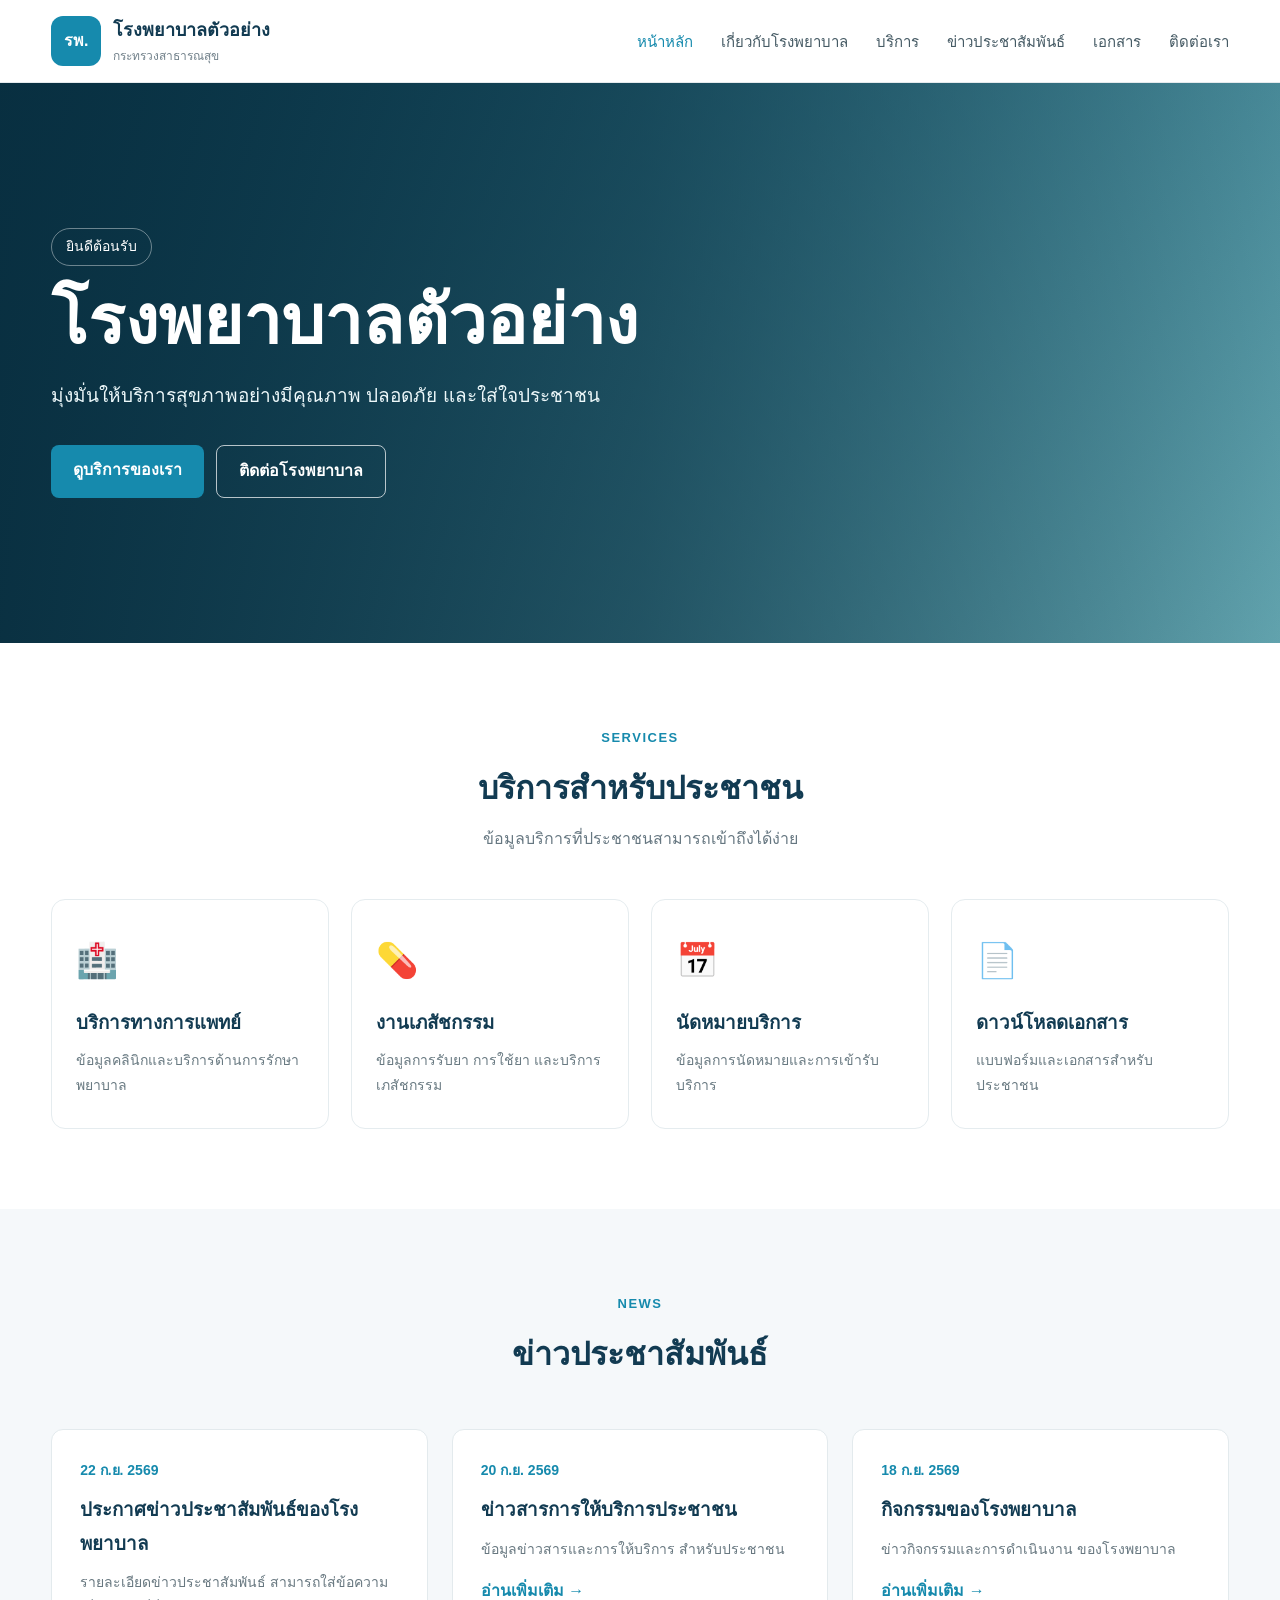
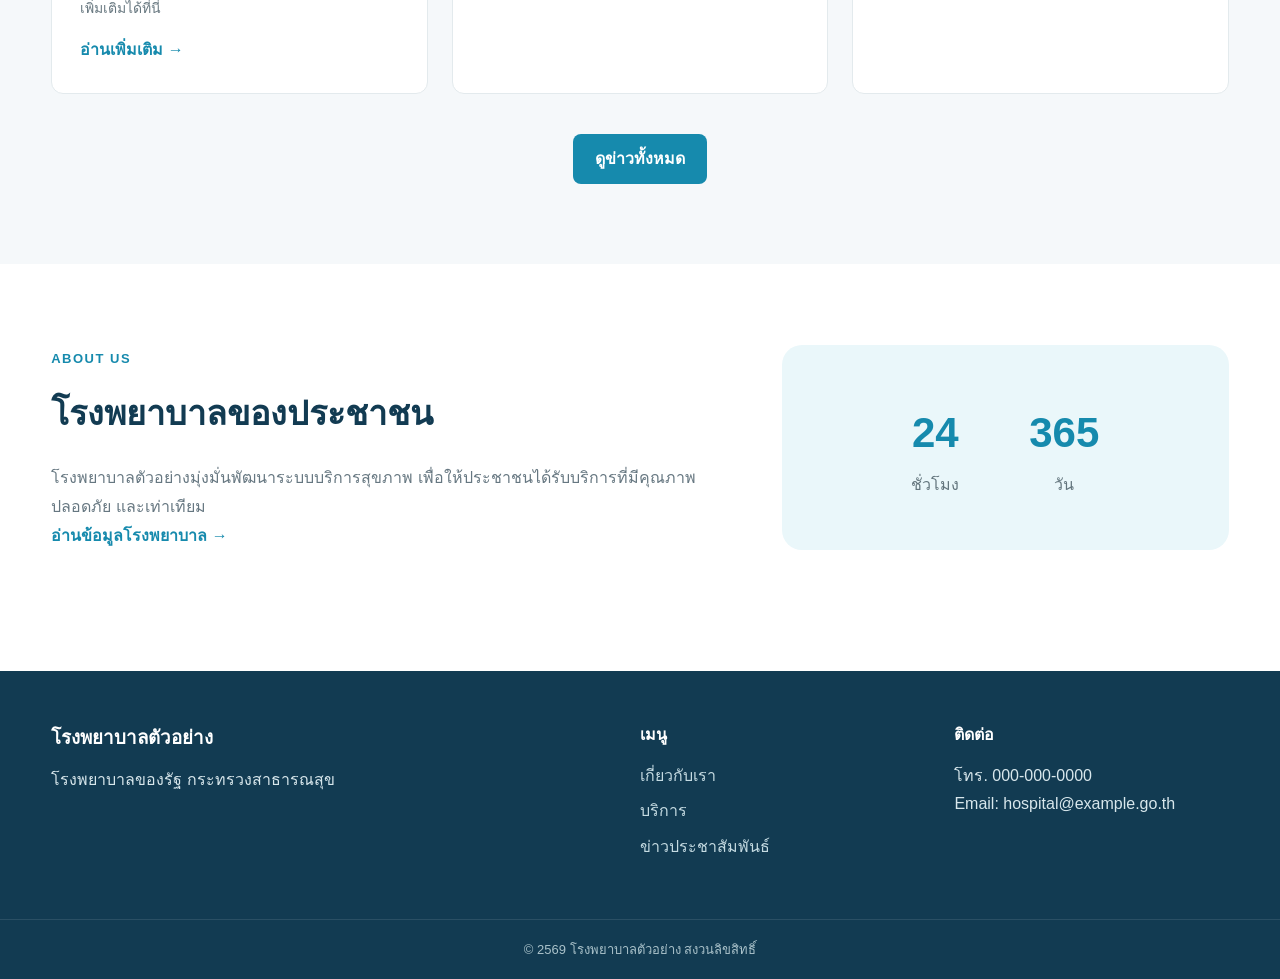
<file: index.html>
<!DOCTYPE html>
<html lang="th">

<head>
    <meta charset="UTF-8">
    <meta name="viewport" content="width=device-width, initial-scale=1.0">

    <title>โรงพยาบาลตัวอย่าง | โรงพยาบาลของรัฐ</title>

    <meta name="description"
          content="เว็บไซต์โรงพยาบาลตัวอย่าง ให้บริการข้อมูลข่าวสาร บริการสุขภาพ และข้อมูลสำหรับประชาชน">

    <link rel="stylesheet" href="css/style.css">
</head>

<body>

<!-- ================= HEADER ================= -->

<header class="header">

    <div class="container header-inner">

        <a href="index.html" class="logo">

            <div class="logo-icon">
                รพ.
            </div>

            <div class="logo-text">
                <strong>โรงพยาบาลตัวอย่าง</strong>
                <span>กระทรวงสาธารณสุข</span>
            </div>

        </a>


        <button class="menu-toggle" id="menuToggle">
            ☰
        </button>


        <nav class="main-nav" id="mainNav">

            <a href="index.html" class="active">
                หน้าหลัก
            </a>

            <a href="about/">
                เกี่ยวกับโรงพยาบาล
            </a>

            <a href="services/">
                บริการ
            </a>

            <a href="news/">
                ข่าวประชาสัมพันธ์
            </a>

            <a href="documents/">
                เอกสาร
            </a>

            <a href="contact/">
                ติดต่อเรา
            </a>

        </nav>

    </div>

</header>


<!-- ================= HERO ================= -->

<section class="hero">

    <div class="container hero-content">

        <div class="hero-text">

            <span class="hero-label">
                ยินดีต้อนรับ
            </span>

            <h1>
                โรงพยาบาลตัวอย่าง
            </h1>

            <p>
                มุ่งมั่นให้บริการสุขภาพอย่างมีคุณภาพ
                ปลอดภัย และใส่ใจประชาชน
            </p>

            <div class="hero-buttons">

                <a href="services/" class="btn btn-primary">
                    ดูบริการของเรา
                </a>

                <a href="contact/" class="btn btn-outline">
                    ติดต่อโรงพยาบาล
                </a>

            </div>

        </div>

    </div>

</section>


<!-- ================= QUICK SERVICES ================= -->

<section class="section">

    <div class="container">

        <div class="section-title">

            <span>
                SERVICES
            </span>

            <h2>
                บริการสำหรับประชาชน
            </h2>

            <p>
                ข้อมูลบริการที่ประชาชนสามารถเข้าถึงได้ง่าย
            </p>

        </div>


        <div class="service-grid">


            <a href="services/" class="service-card">

                <div class="service-icon">
                    🏥
                </div>

                <h3>
                    บริการทางการแพทย์
                </h3>

                <p>
                    ข้อมูลคลินิกและบริการด้านการรักษาพยาบาล
                </p>

            </a>


            <a href="services/" class="service-card">

                <div class="service-icon">
                    💊
                </div>

                <h3>
                    งานเภสัชกรรม
                </h3>

                <p>
                    ข้อมูลการรับยา การใช้ยา และบริการเภสัชกรรม
                </p>

            </a>


            <a href="services/" class="service-card">

                <div class="service-icon">
                    📅
                </div>

                <h3>
                    นัดหมายบริการ
                </h3>

                <p>
                    ข้อมูลการนัดหมายและการเข้ารับบริการ
                </p>

            </a>


            <a href="documents/" class="service-card">

                <div class="service-icon">
                    📄
                </div>

                <h3>
                    ดาวน์โหลดเอกสาร
                </h3>

                <p>
                    แบบฟอร์มและเอกสารสำหรับประชาชน
                </p>

            </a>

        </div>

    </div>

</section>


<!-- ================= NEWS ================= -->

<section class="section section-gray">

    <div class="container">

        <div class="section-title">

            <span>
                NEWS
            </span>

            <h2>
                ข่าวประชาสัมพันธ์
            </h2>

        </div>


        <div class="news-grid">


            <article class="news-card">

                <div class="news-date">
                    22 ก.ย. 2569
                </div>

                <h3>
                    ประกาศข่าวประชาสัมพันธ์ของโรงพยาบาล
                </h3>

                <p>
                    รายละเอียดข่าวประชาสัมพันธ์
                    สามารถใส่ข้อความเพิ่มเติมได้ที่นี่
                </p>

                <a href="news/news-01.html">
                    อ่านเพิ่มเติม →
                </a>

            </article>


            <article class="news-card">

                <div class="news-date">
                    20 ก.ย. 2569
                </div>

                <h3>
                    ข่าวสารการให้บริการประชาชน
                </h3>

                <p>
                    ข้อมูลข่าวสารและการให้บริการ
                    สำหรับประชาชน
                </p>

                <a href="news/news-02.html">
                    อ่านเพิ่มเติม →
                </a>

            </article>


            <article class="news-card">

                <div class="news-date">
                    18 ก.ย. 2569
                </div>

                <h3>
                    กิจกรรมของโรงพยาบาล
                </h3>

                <p>
                    ข่าวกิจกรรมและการดำเนินงาน
                    ของโรงพยาบาล
                </p>

                <a href="news/news-03.html">
                    อ่านเพิ่มเติม →
                </a>

            </article>

        </div>


        <div class="center">

            <a href="news/" class="btn btn-primary">
                ดูข่าวทั้งหมด
            </a>

        </div>

    </div>

</section>


<!-- ================= ABOUT ================= -->

<section class="section">

    <div class="container about-home">

        <div>

            <span class="section-label">
                ABOUT US
            </span>

            <h2>
                โรงพยาบาลของประชาชน
            </h2>

            <p>
                โรงพยาบาลตัวอย่างมุ่งมั่นพัฒนาระบบบริการสุขภาพ
                เพื่อให้ประชาชนได้รับบริการที่มีคุณภาพ
                ปลอดภัย และเท่าเทียม
            </p>

            <a href="about/" class="text-link">
                อ่านข้อมูลโรงพยาบาล →
            </a>

        </div>

        <div class="about-box">

            <div>
                <strong>24</strong>
                <span>ชั่วโมง</span>
            </div>

            <div>
                <strong>365</strong>
                <span>วัน</span>
            </div>

        </div>

    </div>

</section>


<!-- ================= FOOTER ================= -->

<footer class="footer">

    <div class="container footer-grid">

        <div>

            <h3>
                โรงพยาบาลตัวอย่าง
            </h3>

            <p>
                โรงพยาบาลของรัฐ
                กระทรวงสาธารณสุข
            </p>

        </div>


        <div>

            <h4>
                เมนู
            </h4>

            <a href="about/">
                เกี่ยวกับเรา
            </a>

            <a href="services/">
                บริการ
            </a>

            <a href="news/">
                ข่าวประชาสัมพันธ์
            </a>

        </div>


        <div>

            <h4>
                ติดต่อ
            </h4>

            <p>
                โทร. 000-000-0000
            </p>

            <p>
                Email: hospital@example.go.th
            </p>

        </div>

    </div>


    <div class="footer-bottom">

        © 2569 โรงพยาบาลตัวอย่าง
        สงวนลิขสิทธิ์

    </div>

</footer>


<script src="js/script.js"></script>

</body>
</html>
</file>
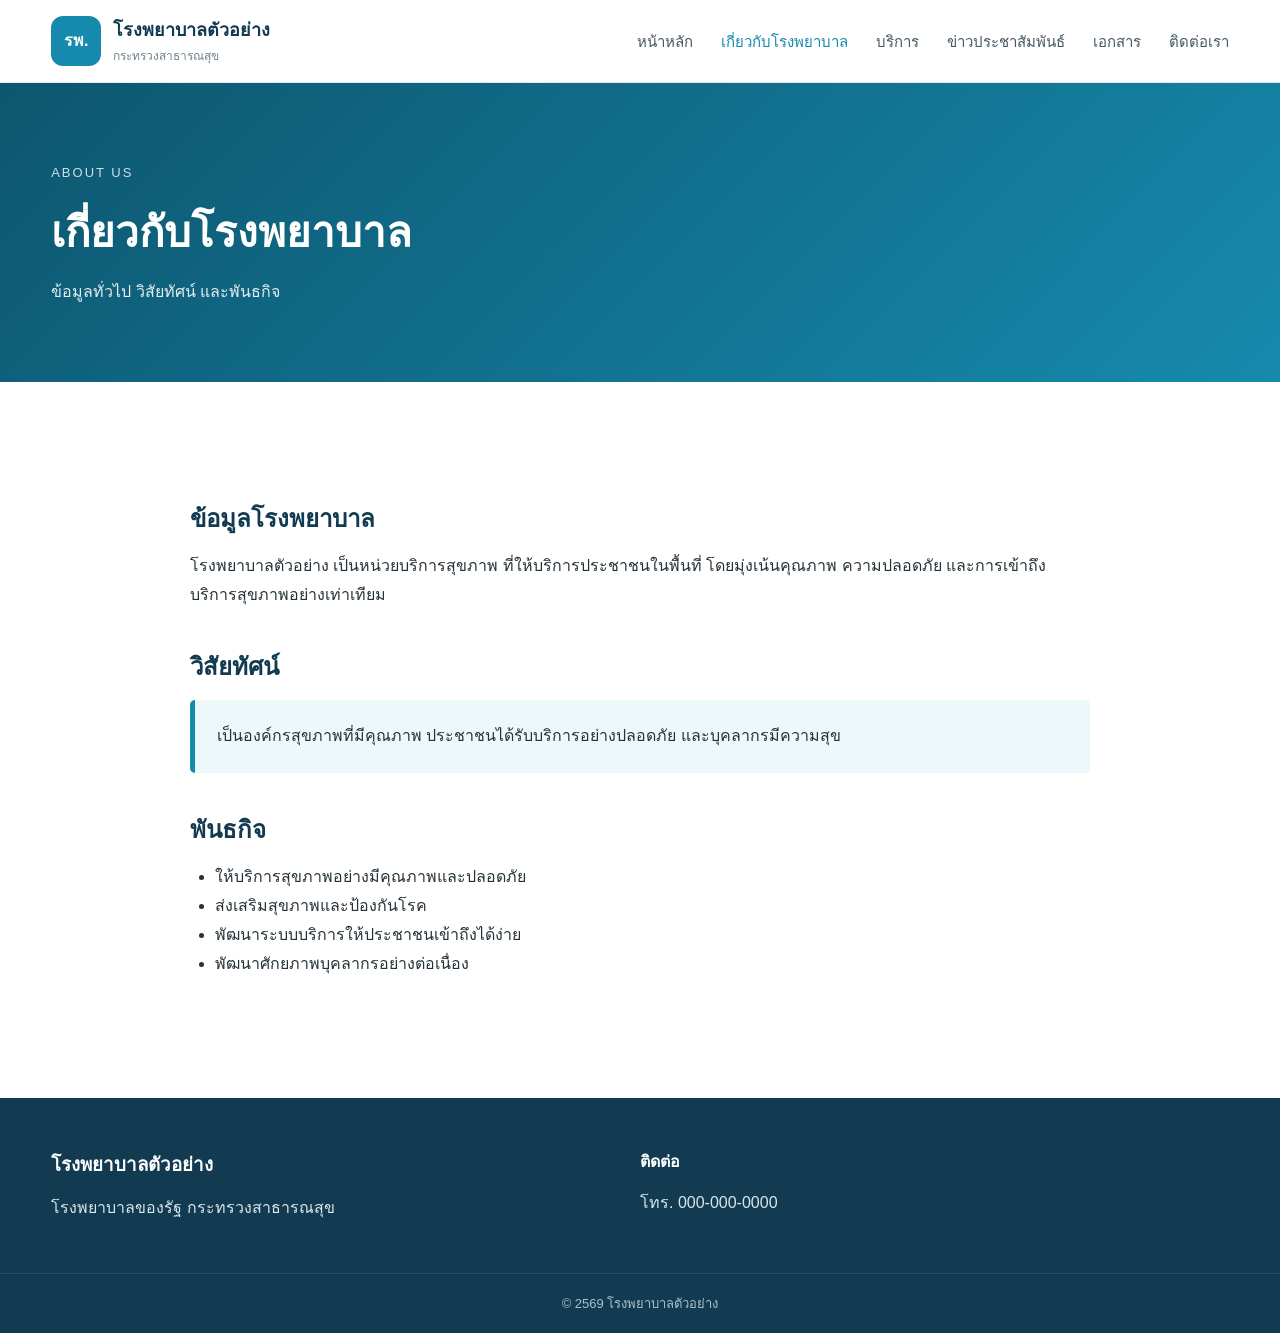
<file: about/index.html>
<!DOCTYPE html>
<html lang="th">

<head>

    <meta charset="UTF-8">

    <meta name="viewport"
          content="width=device-width, initial-scale=1.0">

    <title>เกี่ยวกับโรงพยาบาล | โรงพยาบาลตัวอย่าง</title>

    <link rel="stylesheet" href="../css/style.css">

</head>

<body>


<header class="header">

    <div class="container header-inner">

        <a href="../index.html" class="logo">

            <div class="logo-icon">
                รพ.
            </div>

            <div class="logo-text">

                <strong>
                    โรงพยาบาลตัวอย่าง
                </strong>

                <span>
                    กระทรวงสาธารณสุข
                </span>

            </div>

        </a>


        <button class="menu-toggle" id="menuToggle">
            ☰
        </button>


        <nav class="main-nav" id="mainNav">

            <a href="../index.html">
                หน้าหลัก
            </a>

            <a href="../about/" class="active">
                เกี่ยวกับโรงพยาบาล
            </a>

            <a href="../services/">
                บริการ
            </a>

            <a href="../news/">
                ข่าวประชาสัมพันธ์
            </a>

            <a href="../documents/">
                เอกสาร
            </a>

            <a href="../contact/">
                ติดต่อเรา
            </a>

        </nav>

    </div>

</header>


<section class="page-header">

    <div class="container">

        <span>
            ABOUT US
        </span>

        <h1>
            เกี่ยวกับโรงพยาบาล
        </h1>

        <p>
            ข้อมูลทั่วไป วิสัยทัศน์ และพันธกิจ
        </p>

    </div>

</section>


<main class="section">

    <div class="container content">

        <h2>
            ข้อมูลโรงพยาบาล
        </h2>

        <p>
            โรงพยาบาลตัวอย่าง เป็นหน่วยบริการสุขภาพ
            ที่ให้บริการประชาชนในพื้นที่
            โดยมุ่งเน้นคุณภาพ ความปลอดภัย
            และการเข้าถึงบริการสุขภาพอย่างเท่าเทียม
        </p>


        <h2>
            วิสัยทัศน์
        </h2>

        <div class="highlight-box">

            เป็นองค์กรสุขภาพที่มีคุณภาพ
            ประชาชนได้รับบริการอย่างปลอดภัย
            และบุคลากรมีความสุข

        </div>


        <h2>
            พันธกิจ
        </h2>

        <ul>

            <li>
                ให้บริการสุขภาพอย่างมีคุณภาพและปลอดภัย
            </li>

            <li>
                ส่งเสริมสุขภาพและป้องกันโรค
            </li>

            <li>
                พัฒนาระบบบริการให้ประชาชนเข้าถึงได้ง่าย
            </li>

            <li>
                พัฒนาศักยภาพบุคลากรอย่างต่อเนื่อง
            </li>

        </ul>

    </div>

</main>


<footer class="footer">

    <div class="container footer-grid">

        <div>

            <h3>
                โรงพยาบาลตัวอย่าง
            </h3>

            <p>
                โรงพยาบาลของรัฐ
                กระทรวงสาธารณสุข
            </p>

        </div>

        <div>

            <h4>
                ติดต่อ
            </h4>

            <p>
                โทร. 000-000-0000
            </p>

        </div>

    </div>


    <div class="footer-bottom">

        © 2569 โรงพยาบาลตัวอย่าง

    </div>

</footer>


<script src="../js/script.js"></script>

</body>
</html>
</file>
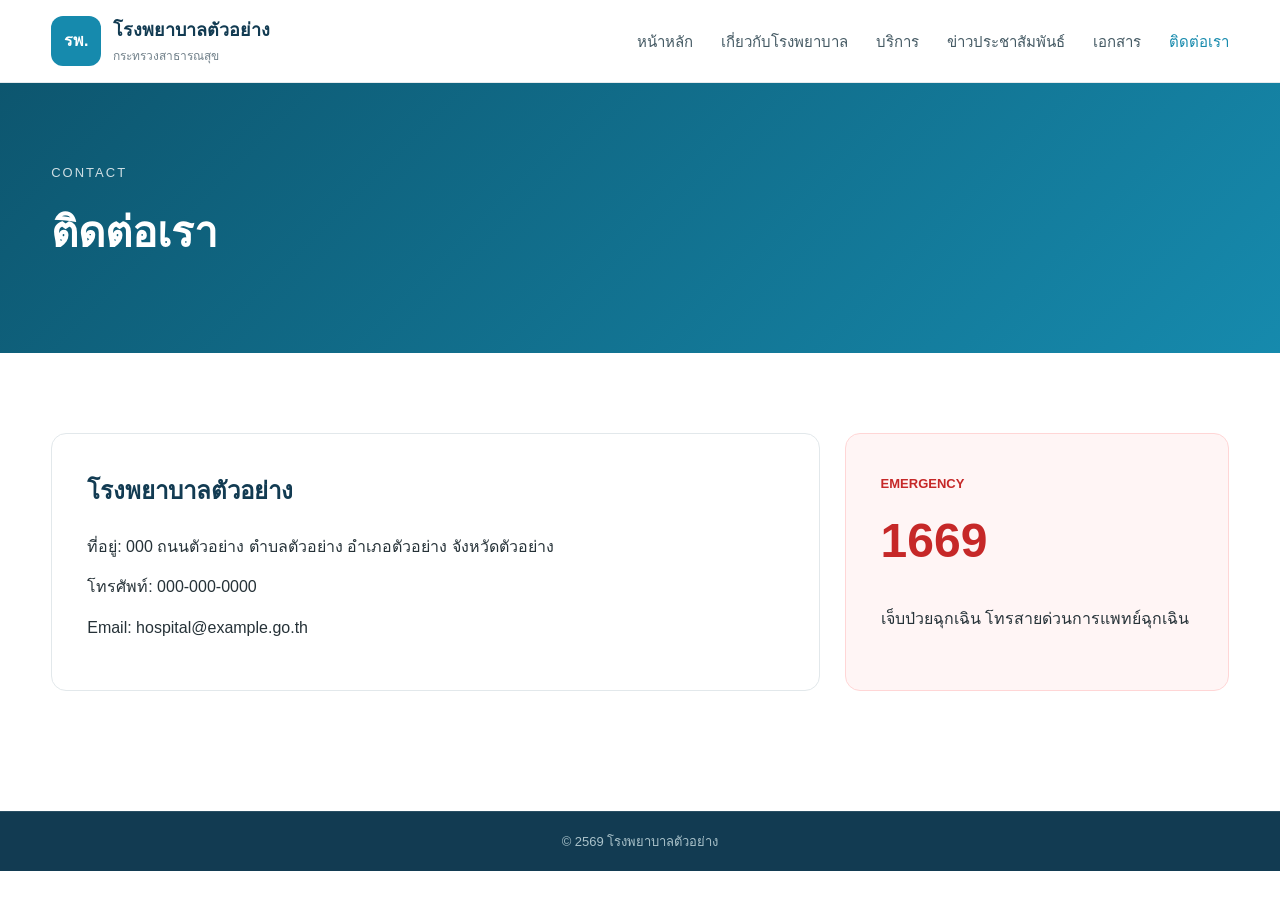
<file: contact/index.html>
<!DOCTYPE html>
<html lang="th">

<head>

    <meta charset="UTF-8">

    <meta name="viewport"
          content="width=device-width, initial-scale=1.0">

    <title>ติดต่อเรา | โรงพยาบาลตัวอย่าง</title>

    <link rel="stylesheet" href="../css/style.css">

</head>

<body>


<header class="header">

    <div class="container header-inner">

        <a href="../index.html" class="logo">

            <div class="logo-icon">
                รพ.
            </div>

            <div class="logo-text">

                <strong>
                    โรงพยาบาลตัวอย่าง
                </strong>

                <span>
                    กระทรวงสาธารณสุข
                </span>

            </div>

        </a>


        <button class="menu-toggle" id="menuToggle">
            ☰
        </button>


        <nav class="main-nav" id="mainNav">

            <a href="../index.html">
                หน้าหลัก
            </a>

            <a href="../about/">
                เกี่ยวกับโรงพยาบาล
            </a>

            <a href="../services/">
                บริการ
            </a>

            <a href="../news/">
                ข่าวประชาสัมพันธ์
            </a>

            <a href="../documents/">
                เอกสาร
            </a>

            <a href="../contact/" class="active">
                ติดต่อเรา
            </a>

        </nav>

    </div>

</header>


<section class="page-header">

    <div class="container">

        <span>
            CONTACT
        </span>

        <h1>
            ติดต่อเรา
        </h1>

    </div>

</section>


<section class="section">

    <div class="container contact-grid">


        <div class="contact-card">

            <h2>
                โรงพยาบาลตัวอย่าง
            </h2>

            <p>
                ที่อยู่: 000 ถนนตัวอย่าง
                ตำบลตัวอย่าง
                อำเภอตัวอย่าง
                จังหวัดตัวอย่าง
            </p>

            <p>
                โทรศัพท์:
                <a href="tel:0000000000">
                    000-000-0000
                </a>
            </p>

            <p>
                Email:
                hospital@example.go.th
            </p>

        </div>


        <div class="contact-card emergency">

            <span>
                EMERGENCY
            </span>

            <h2>
                1669
            </h2>

            <p>
                เจ็บป่วยฉุกเฉิน
                โทรสายด่วนการแพทย์ฉุกเฉิน
            </p>

        </div>


    </div>

</section>


<footer class="footer">

    <div class="footer-bottom">
        © 2569 โรงพยาบาลตัวอย่าง
    </div>

</footer>


<script src="../js/script.js"></script>

</body>
</html>
</file>
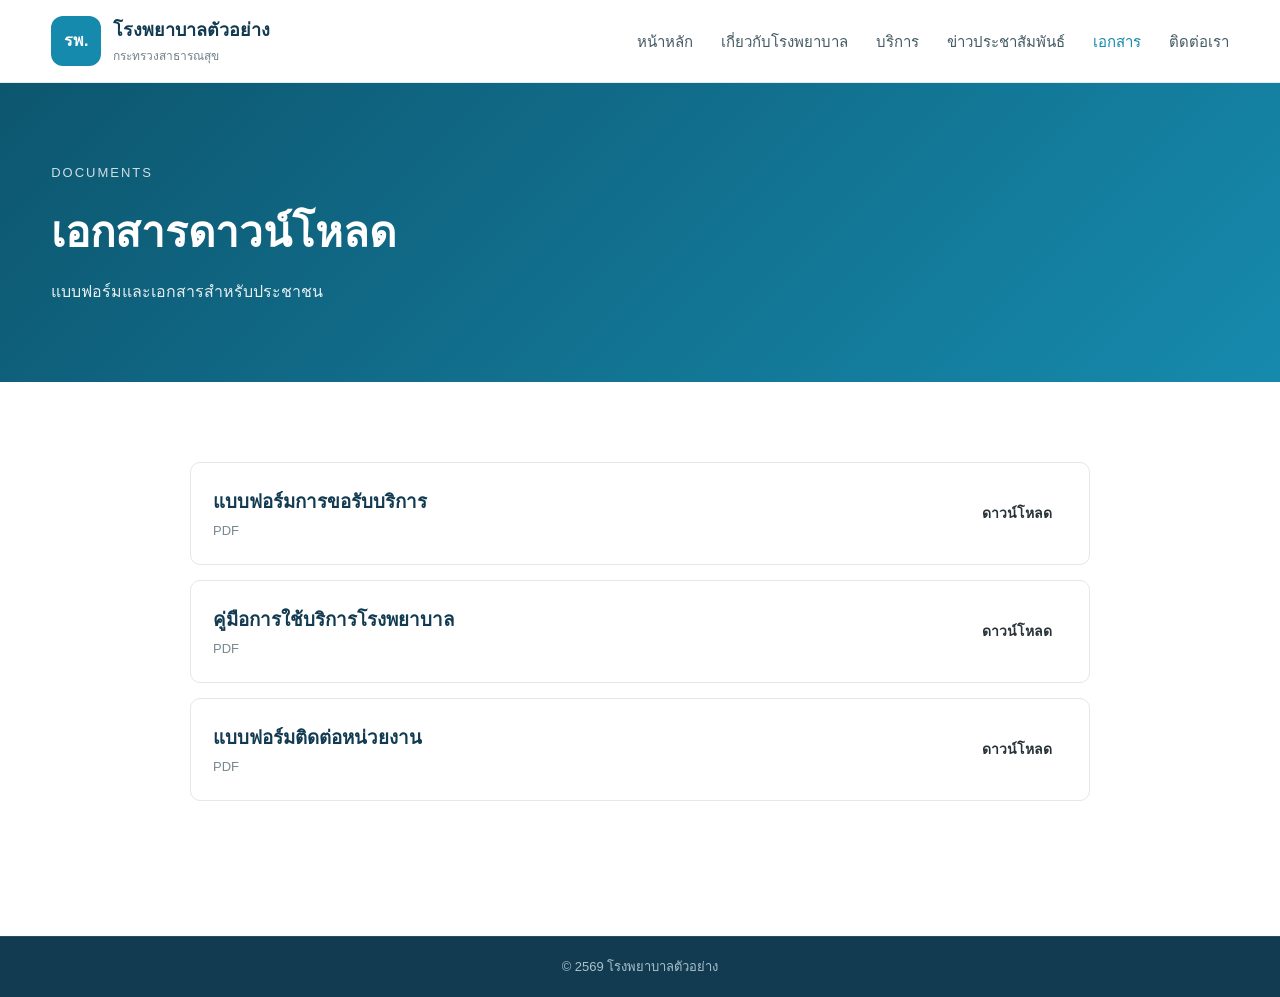
<file: document/index.html>
<!DOCTYPE html>
<html lang="th">

<head>

    <meta charset="UTF-8">

    <meta name="viewport"
          content="width=device-width, initial-scale=1.0">

    <title>เอกสาร | โรงพยาบาลตัวอย่าง</title>

    <link rel="stylesheet" href="../css/style.css">

</head>

<body>


<header class="header">

    <div class="container header-inner">

        <a href="../index.html" class="logo">

            <div class="logo-icon">
                รพ.
            </div>

            <div class="logo-text">

                <strong>
                    โรงพยาบาลตัวอย่าง
                </strong>

                <span>
                    กระทรวงสาธารณสุข
                </span>

            </div>

        </a>


        <button class="menu-toggle" id="menuToggle">
            ☰
        </button>


        <nav class="main-nav" id="mainNav">

            <a href="../index.html">
                หน้าหลัก
            </a>

            <a href="../about/">
                เกี่ยวกับโรงพยาบาล
            </a>

            <a href="../services/">
                บริการ
            </a>

            <a href="../news/">
                ข่าวประชาสัมพันธ์
            </a>

            <a href="../documents/" class="active">
                เอกสาร
            </a>

            <a href="../contact/">
                ติดต่อเรา
            </a>

        </nav>

    </div>

</header>


<section class="page-header">

    <div class="container">

        <span>
            DOCUMENTS
        </span>

        <h1>
            เอกสารดาวน์โหลด
        </h1>

        <p>
            แบบฟอร์มและเอกสารสำหรับประชาชน
        </p>

    </div>

</section>


<section class="section">

    <div class="container">


        <div class="document-list">


            <div class="document-item">

                <div>

                    <h3>
                        แบบฟอร์มการขอรับบริการ
                    </h3>

                    <p>
                        PDF
                    </p>

                </div>

                <a href="#"
                   class="btn btn-small">

                    ดาวน์โหลด

                </a>

            </div>


            <div class="document-item">

                <div>

                    <h3>
                        คู่มือการใช้บริการโรงพยาบาล
                    </h3>

                    <p>
                        PDF
                    </p>

                </div>

                <a href="#"
                   class="btn btn-small">

                    ดาวน์โหลด

                </a>

            </div>


            <div class="document-item">

                <div>

                    <h3>
                        แบบฟอร์มติดต่อหน่วยงาน
                    </h3>

                    <p>
                        PDF
                    </p>

                </div>

                <a href="#"
                   class="btn btn-small">

                    ดาวน์โหลด

                </a>

            </div>


        </div>

    </div>

</section>


<footer class="footer">

    <div class="footer-bottom">
        © 2569 โรงพยาบาลตัวอย่าง
    </div>

</footer>


<script src="../js/script.js"></script>

</body>
</html>
</file>
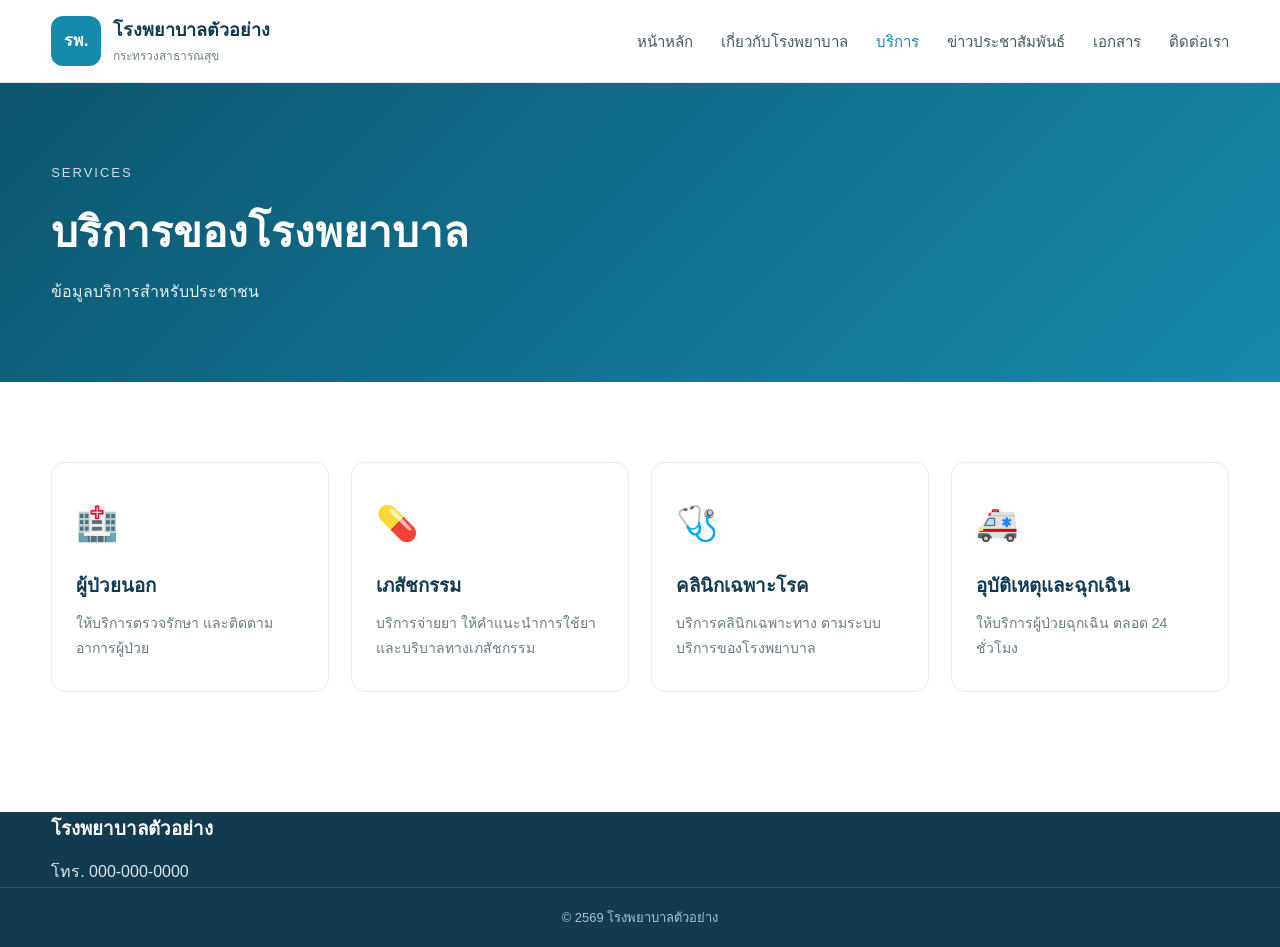
<file: services/index.html>
<!DOCTYPE html>
<html lang="th">

<head>

    <meta charset="UTF-8">

    <meta name="viewport"
          content="width=device-width, initial-scale=1.0">

    <title>บริการ | โรงพยาบาลตัวอย่าง</title>

    <link rel="stylesheet" href="../css/style.css">

</head>

<body>


<header class="header">

    <div class="container header-inner">

        <a href="../index.html" class="logo">

            <div class="logo-icon">
                รพ.
            </div>

            <div class="logo-text">

                <strong>
                    โรงพยาบาลตัวอย่าง
                </strong>

                <span>
                    กระทรวงสาธารณสุข
                </span>

            </div>

        </a>


        <button class="menu-toggle" id="menuToggle">
            ☰
        </button>


        <nav class="main-nav" id="mainNav">

            <a href="../index.html">
                หน้าหลัก
            </a>

            <a href="../about/">
                เกี่ยวกับโรงพยาบาล
            </a>

            <a href="../services/" class="active">
                บริการ
            </a>

            <a href="../news/">
                ข่าวประชาสัมพันธ์
            </a>

            <a href="../documents/">
                เอกสาร
            </a>

            <a href="../contact/">
                ติดต่อเรา
            </a>

        </nav>

    </div>

</header>


<section class="page-header">

    <div class="container">

        <span>
            SERVICES
        </span>

        <h1>
            บริการของโรงพยาบาล
        </h1>

        <p>
            ข้อมูลบริการสำหรับประชาชน
        </p>

    </div>

</section>


<section class="section">

    <div class="container">

        <div class="service-grid">


            <div class="service-card">

                <div class="service-icon">
                    🏥
                </div>

                <h3>
                    ผู้ป่วยนอก
                </h3>

                <p>
                    ให้บริการตรวจรักษา
                    และติดตามอาการผู้ป่วย
                </p>

            </div>


            <div class="service-card">

                <div class="service-icon">
                    💊
                </div>

                <h3>
                    เภสัชกรรม
                </h3>

                <p>
                    บริการจ่ายยา
                    ให้คำแนะนำการใช้ยา
                    และบริบาลทางเภสัชกรรม
                </p>

            </div>


            <div class="service-card">

                <div class="service-icon">
                    🩺
                </div>

                <h3>
                    คลินิกเฉพาะโรค
                </h3>

                <p>
                    บริการคลินิกเฉพาะทาง
                    ตามระบบบริการของโรงพยาบาล
                </p>

            </div>


            <div class="service-card">

                <div class="service-icon">
                    🚑
                </div>

                <h3>
                    อุบัติเหตุและฉุกเฉิน
                </h3>

                <p>
                    ให้บริการผู้ป่วยฉุกเฉิน
                    ตลอด 24 ชั่วโมง
                </p>

            </div>


        </div>

    </div>

</section>


<footer class="footer">

    <div class="container">

        <h3>
            โรงพยาบาลตัวอย่าง
        </h3>

        <p>
            โทร. 000-000-0000
        </p>

    </div>


    <div class="footer-bottom">
        © 2569 โรงพยาบาลตัวอย่าง
    </div>

</footer>


<script src="../js/script.js"></script>

</body>
</html>
</file>
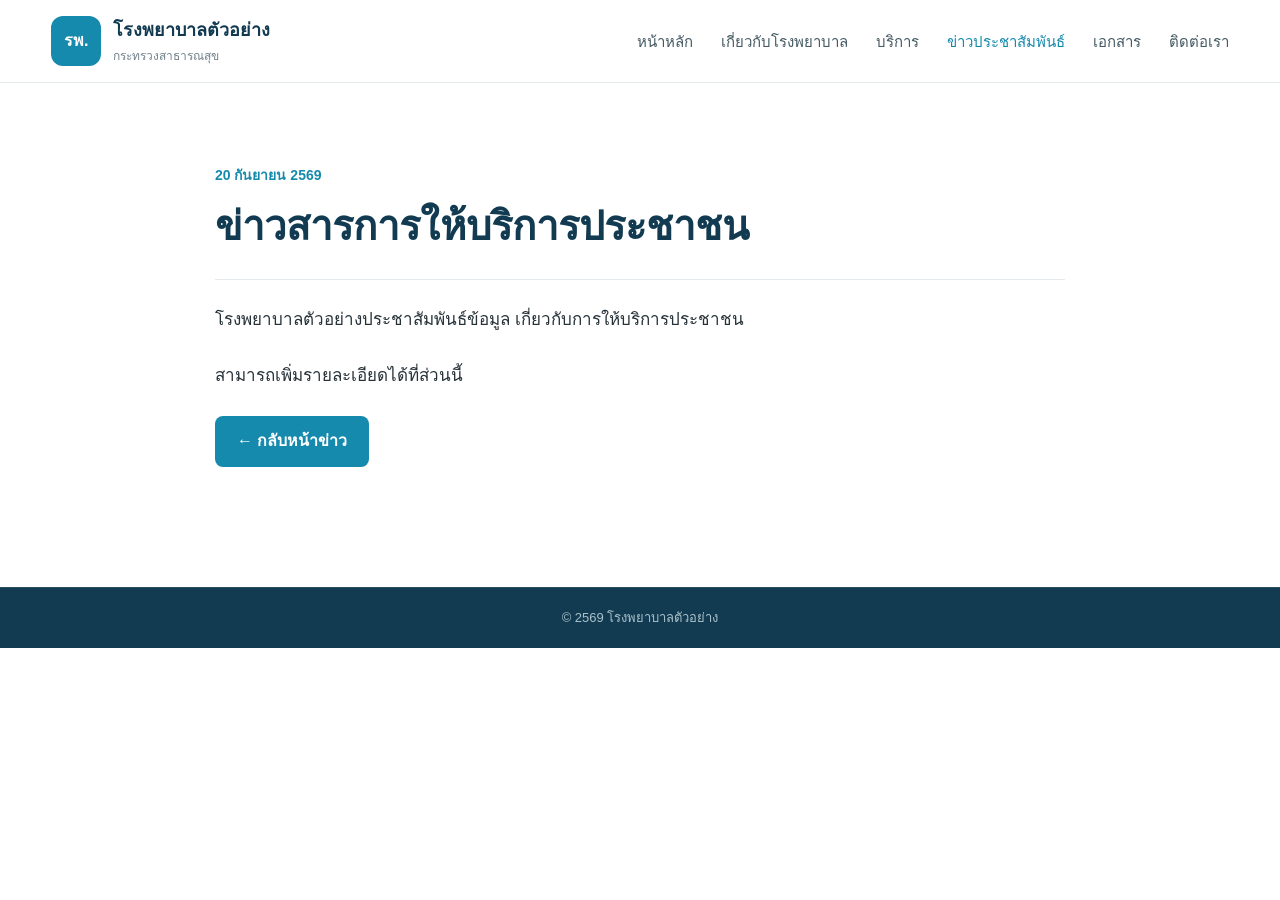
<file: news/news-02.html>
<!DOCTYPE html>
<html lang="th">

<head>

    <meta charset="UTF-8">

    <meta name="viewport"
          content="width=device-width, initial-scale=1.0">

    <title>ข่าวการให้บริการ | โรงพยาบาลตัวอย่าง</title>

    <link rel="stylesheet" href="../css/style.css">

</head>

<body>

<header class="header">

    <div class="container header-inner">

        <a href="../index.html" class="logo">

            <div class="logo-icon">
                รพ.
            </div>

            <div class="logo-text">

                <strong>
                    โรงพยาบาลตัวอย่าง
                </strong>

                <span>
                    กระทรวงสาธารณสุข
                </span>

            </div>

        </a>

        <button class="menu-toggle" id="menuToggle">
            ☰
        </button>

        <nav class="main-nav" id="mainNav">

            <a href="../index.html">
                หน้าหลัก
            </a>

            <a href="../about/">
                เกี่ยวกับโรงพยาบาล
            </a>

            <a href="../services/">
                บริการ
            </a>

            <a href="../news/" class="active">
                ข่าวประชาสัมพันธ์
            </a>

            <a href="../documents/">
                เอกสาร
            </a>

            <a href="../contact/">
                ติดต่อเรา
            </a>

        </nav>

    </div>

</header>


<main class="section">

    <div class="container article">

        <div class="news-date">
            20 กันยายน 2569
        </div>

        <h1>
            ข่าวสารการให้บริการประชาชน
        </h1>

        <hr>

        <p>
            โรงพยาบาลตัวอย่างประชาสัมพันธ์ข้อมูล
            เกี่ยวกับการให้บริการประชาชน
        </p>

        <p>
            สามารถเพิ่มรายละเอียดได้ที่ส่วนนี้
        </p>

        <a href="index.html"
           class="btn btn-primary">

            ← กลับหน้าข่าว

        </a>

    </div>

</main>


<footer class="footer">

    <div class="footer-bottom">
        © 2569 โรงพยาบาลตัวอย่าง
    </div>

</footer>


<script src="../js/script.js"></script>

</body>
</html>
</file>
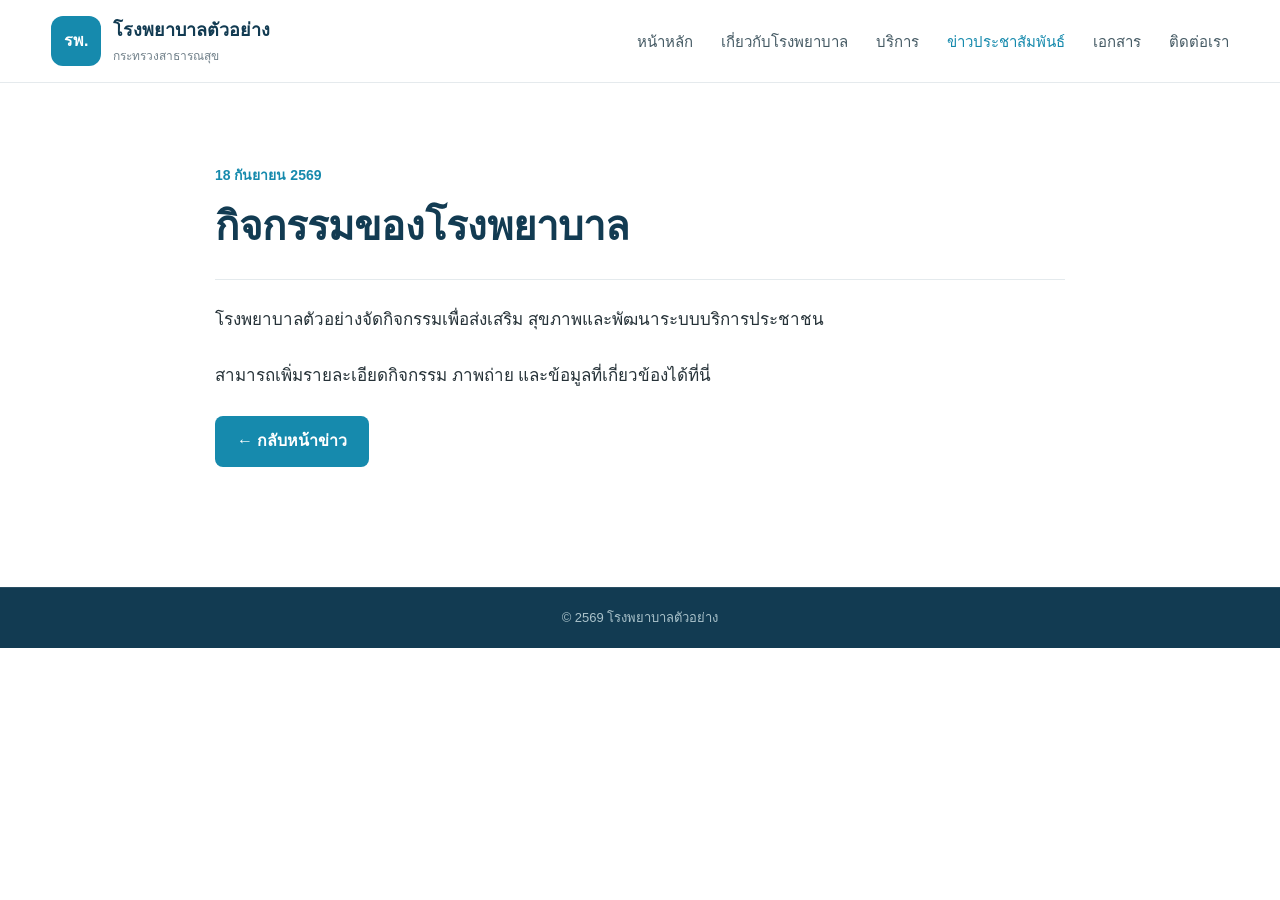
<file: news/news-03.html>
<!DOCTYPE html>
<html lang="th">

<head>

    <meta charset="UTF-8">

    <meta name="viewport"
          content="width=device-width, initial-scale=1.0">

    <title>กิจกรรมโรงพยาบาล | โรงพยาบาลตัวอย่าง</title>

    <link rel="stylesheet" href="../css/style.css">

</head>

<body>

<header class="header">

    <div class="container header-inner">

        <a href="../index.html" class="logo">

            <div class="logo-icon">
                รพ.
            </div>

            <div class="logo-text">

                <strong>
                    โรงพยาบาลตัวอย่าง
                </strong>

                <span>
                    กระทรวงสาธารณสุข
                </span>

            </div>

        </a>


        <button class="menu-toggle" id="menuToggle">
            ☰
        </button>


        <nav class="main-nav" id="mainNav">

            <a href="../index.html">
                หน้าหลัก
            </a>

            <a href="../about/">
                เกี่ยวกับโรงพยาบาล
            </a>

            <a href="../services/">
                บริการ
            </a>

            <a href="../news/" class="active">
                ข่าวประชาสัมพันธ์
            </a>

            <a href="../documents/">
                เอกสาร
            </a>

            <a href="../contact/">
                ติดต่อเรา
            </a>

        </nav>

    </div>

</header>


<main class="section">

    <div class="container article">

        <div class="news-date">
            18 กันยายน 2569
        </div>

        <h1>
            กิจกรรมของโรงพยาบาล
        </h1>

        <hr>

        <p>
            โรงพยาบาลตัวอย่างจัดกิจกรรมเพื่อส่งเสริม
            สุขภาพและพัฒนาระบบบริการประชาชน
        </p>

        <p>
            สามารถเพิ่มรายละเอียดกิจกรรม
            ภาพถ่าย และข้อมูลที่เกี่ยวข้องได้ที่นี่
        </p>


        <a href="index.html"
           class="btn btn-primary">

            ← กลับหน้าข่าว

        </a>

    </div>

</main>


<footer class="footer">

    <div class="footer-bottom">
        © 2569 โรงพยาบาลตัวอย่าง
    </div>

</footer>


<script src="../js/script.js"></script>

</body>
</html>
</file>
<file: css/style.css>
/* =========================================
   RESET
========================================= */

* {
    margin: 0;
    padding: 0;
    box-sizing: border-box;
}


html {
    scroll-behavior: smooth;
}


body {
    font-family:
        "Noto Sans Thai",
        "Tahoma",
        Arial,
        sans-serif;

    color: #263238;
    background: #ffffff;

    line-height: 1.8;
}


/* =========================================
   GLOBAL
========================================= */

.container {
    width: min(1180px, 92%);
    margin: auto;
}


a {
    text-decoration: none;
    color: inherit;
}


.center {
    text-align: center;
}


.section {
    padding: 80px 0;
}


.section-gray {
    background: #f5f8fa;
}


.section-title {
    text-align: center;
    margin-bottom: 45px;
}


.section-title span,
.section-label {
    color: #168aad;
    font-size: 13px;
    font-weight: 700;
    letter-spacing: 1.5px;
}


.section-title h2 {
    font-size: 32px;
    margin: 8px 0;
    color: #123b52;
}


.section-title p {
    color: #667781;
}


/* =========================================
   HEADER
========================================= */

.header {
    background: white;
    border-bottom: 1px solid #e5eaed;
    position: sticky;
    top: 0;
    z-index: 1000;
}


.header-inner {
    min-height: 82px;

    display: flex;
    align-items: center;
    justify-content: space-between;
}


.logo {
    display: flex;
    align-items: center;
    gap: 12px;
}


.logo-icon {
    width: 50px;
    height: 50px;

    border-radius: 12px;

    display: flex;
    align-items: center;
    justify-content: center;

    background: #168aad;
    color: white;

    font-weight: bold;
}


.logo-text {
    display: flex;
    flex-direction: column;
}


.logo-text strong {
    color: #123b52;
    font-size: 18px;
}


.logo-text span {
    font-size: 12px;
    color: #71808a;
}


.main-nav {
    display: flex;
    gap: 28px;
    align-items: center;
}


.main-nav a {
    color: #455a64;
    font-size: 15px;
    font-weight: 500;
    transition: .2s;
}


.main-nav a:hover,
.main-nav a.active {
    color: #168aad;
}


.menu-toggle {
    display: none;

    border: 0;
    background: none;

    font-size: 28px;
    cursor: pointer;
}


/* =========================================
   HERO
========================================= */

.hero {
    min-height: 560px;

    display: flex;
    align-items: center;

    background:
        linear-gradient(
            90deg,
            rgba(8, 45, 62, .95),
            rgba(8, 45, 62, .65),
            rgba(8, 45, 62, .2)
        ),
        linear-gradient(
            135deg,
            #0d566f,
            #78c0c9
        );
}


.hero-content {
    color: white;
}


.hero-text {
    max-width: 680px;
}


.hero-label {
    display: inline-block;

    padding: 5px 14px;

    border: 1px solid rgba(255,255,255,.4);
    border-radius: 30px;

    font-size: 14px;

    margin-bottom: 15px;
}


.hero h1 {
    font-size: clamp(40px, 6vw, 68px);
    line-height: 1.15;
    margin-bottom: 20px;
}


.hero p {
    font-size: 19px;
    max-width: 600px;

    color: #edf8fa;

    margin-bottom: 32px;
}


.hero-buttons {
    display: flex;
    gap: 12px;
    flex-wrap: wrap;
}


/* =========================================
   BUTTON
========================================= */

.btn {
    display: inline-block;

    padding: 11px 22px;

    border-radius: 8px;

    font-weight: 600;

    transition: .2s;
}


.btn-primary {
    background: #168aad;
    color: white;
}


.btn-primary:hover {
    background: #126d8a;
    transform: translateY(-2px);
}


.btn-outline {
    border: 1px solid rgba(255,255,255,.7);
    color: white;
}


.btn-outline:hover {
    background: white;
    color: #123b52;
}


.btn-small {
    padding: 7px 15px;
    font-size: 14px;
}


/* =========================================
   SERVICE
========================================= */

.service-grid {
    display: grid;

    grid-template-columns:
        repeat(4, 1fr);

    gap: 22px;
}


.service-card {
    background: white;

    border: 1px solid #e5ecef;

    border-radius: 14px;

    padding: 30px 24px;

    transition: .25s;
}


.service-card:hover {
    transform: translateY(-5px);

    box-shadow:
        0 15px 35px
        rgba(22, 138, 173, .12);

    border-color: #9ed3df;
}


.service-icon {
    font-size: 34px;
    margin-bottom: 15px;
}


.service-card h3 {
    color: #123b52;
    margin-bottom: 8px;
}


.service-card p {
    color: #697a82;
    font-size: 14px;
}


/* =========================================
   NEWS
========================================= */

.news-grid {
    display: grid;

    grid-template-columns:
        repeat(3, 1fr);

    gap: 24px;

    margin-bottom: 40px;
}


.news-card {
    background: white;

    padding: 28px;

    border-radius: 12px;

    border: 1px solid #e3eaed;
}


.news-date {
    color: #168aad;
    font-size: 14px;
    font-weight: 600;

    margin-bottom: 10px;
}


.news-card h3 {
    color: #123b52;
    margin-bottom: 10px;
}


.news-card p {
    color: #687880;
    font-size: 14px;
    margin-bottom: 15px;
}


.news-card a,
.text-link {
    color: #168aad;
    font-weight: 600;
}


/* =========================================
   ABOUT
========================================= */

.about-home {
    display: grid;

    grid-template-columns:
        1.5fr 1fr;

    gap: 60px;

    align-items: center;
}


.about-home h2 {
    color: #123b52;

    font-size: 34px;

    margin: 10px 0 20px;
}


.about-home p {
    color: #667781;
}


.about-box {
    background: #eaf7fa;

    border-radius: 20px;

    padding: 50px;

    display: flex;

    justify-content: center;

    gap: 70px;

    text-align: center;
}


.about-box strong {
    display: block;

    font-size: 42px;

    color: #168aad;
}


.about-box span {
    color: #62747c;
}


/* =========================================
   PAGE HEADER
========================================= */

.page-header {
    padding: 75px 0;

    background:
        linear-gradient(
            135deg,
            #0d566f,
            #168aad
        );

    color: white;
}


.page-header span {
    font-size: 13px;
    letter-spacing: 2px;
    opacity: .8;
}


.page-header h1 {
    font-size: 42px;
    margin: 8px 0;
}


.page-header p {
    opacity: .9;
}


/* =========================================
   CONTENT
========================================= */

.content {
    max-width: 900px;
}


.content h2 {
    color: #123b52;

    margin:
        35px 0 12px;
}


.content p {
    margin-bottom: 20px;
}


.content ul {
    padding-left: 25px;
}


.highlight-box {
    background: #edf8fa;

    border-left:
        5px solid #168aad;

    padding: 22px;

    border-radius: 5px;
}


/* =========================================
   NEWS LIST
========================================= */

.news-list {
    max-width: 900px;
    margin: auto;
}


.news-item {
    padding: 30px 0;

    border-bottom:
        1px solid #e2e8eb;
}


.news-item h2 {
    color: #123b52;

    margin-bottom: 8px;
}


.news-item p {
    color: #687880;

    margin-bottom: 10px;
}


/* =========================================
   ARTICLE
========================================= */

.article {
    max-width: 850px;
}


.article h1 {
    color: #123b52;

    font-size: 40px;

    line-height: 1.4;

    margin-bottom: 25px;
}


.article p {
    font-size: 17px;

    margin:
        25px 0;
}


.article hr {
    border: 0;

    border-top:
        1px solid #e4eaed;
}


/* =========================================
   DOCUMENT
========================================= */

.document-list {
    max-width: 900px;
    margin: auto;
}


.document-item {
    display: flex;

    justify-content: space-between;

    align-items: center;

    gap: 20px;

    padding: 22px;

    border:
        1px solid #e2e8eb;

    border-radius: 10px;

    margin-bottom: 15px;
}


.document-item h3 {
    color: #123b52;
}


.document-item p {
    color: #7a8990;
    font-size: 13px;
}


/* =========================================
   CONTACT
========================================= */

.contact-grid {
    display: grid;

    grid-template-columns:
        2fr 1fr;

    gap: 25px;
}


.contact-card {
    padding: 35px;

    border:
        1px solid #e2e8eb;

    border-radius: 15px;
}


.contact-card h2 {
    color: #123b52;

    margin-bottom: 20px;
}


.contact-card p {
    margin-bottom: 12px;
}


.emergency {
    background: #fff5f5;

    border-color: #ffd6d6;
}


.emergency span {
    color: #c62828;

    font-size: 13px;

    font-weight: bold;
}


.emergency h2 {
    font-size: 48px;

    color: #c62828;
}


/* =========================================
   FOOTER
========================================= */

.footer {
    background: #123b52;

    color: #d8e7ec;

    margin-top: 40px;
}


.footer-grid {
    padding: 50px 0;

    display: grid;

    grid-template-columns:
        2fr 1fr 1fr;

    gap: 40px;
}


.footer h3,
.footer h4 {
    color: white;

    margin-bottom: 12px;
}


.footer a {
    display: block;

    margin-bottom: 7px;

    color: #c5dbe2;
}


.footer a:hover {
    color: white;
}


.footer-bottom {
    text-align: center;

    padding: 18px;

    border-top:
        1px solid rgba(255,255,255,.1);

    font-size: 13px;

    color: #aac2ca;
}


/* =========================================
   MOBILE
========================================= */

@media (max-width: 900px) {

    .service-grid {
        grid-template-columns:
            repeat(2, 1fr);
    }


    .news-grid {
        grid-template-columns:
            1fr;
    }


    .about-home {
        grid-template-columns:
            1fr;
    }


    .contact-grid {
        grid-template-columns:
            1fr;
    }

}


@media (max-width: 700px) {

    .header-inner {
        min-height: 70px;
    }


    .menu-toggle {
        display: block;
    }


    .main-nav {

        display: none;

        position: absolute;

        top: 70px;
        left: 0;
        right: 0;

        background: white;

        flex-direction: column;

        align-items: stretch;

        gap: 0;

        border-top:
            1px solid #e5eaed;

        box-shadow:
            0 10px 25px
            rgba(0,0,0,.08);
    }


    .main-nav.show {
        display: flex;
    }


    .main-nav a {
        padding: 14px 25px;

        border-bottom:
            1px solid #eef2f4;
    }


    .hero {
        min-height: 520px;
    }


    .hero h1 {
        font-size: 42px;
    }


    .hero p {
        font-size: 16px;
    }


    .section {
        padding: 55px 0;
    }


    .section-title h2 {
        font-size: 27px;
    }


    .service-grid {
        grid-template-columns:
            1fr;
    }


    .footer-grid {
        grid-template-columns:
            1fr;
    }


    .page-header h1 {
        font-size: 34px;
    }


    .document-item {
        flex-direction: column;

        align-items: flex-start;
    }

}
</file>
